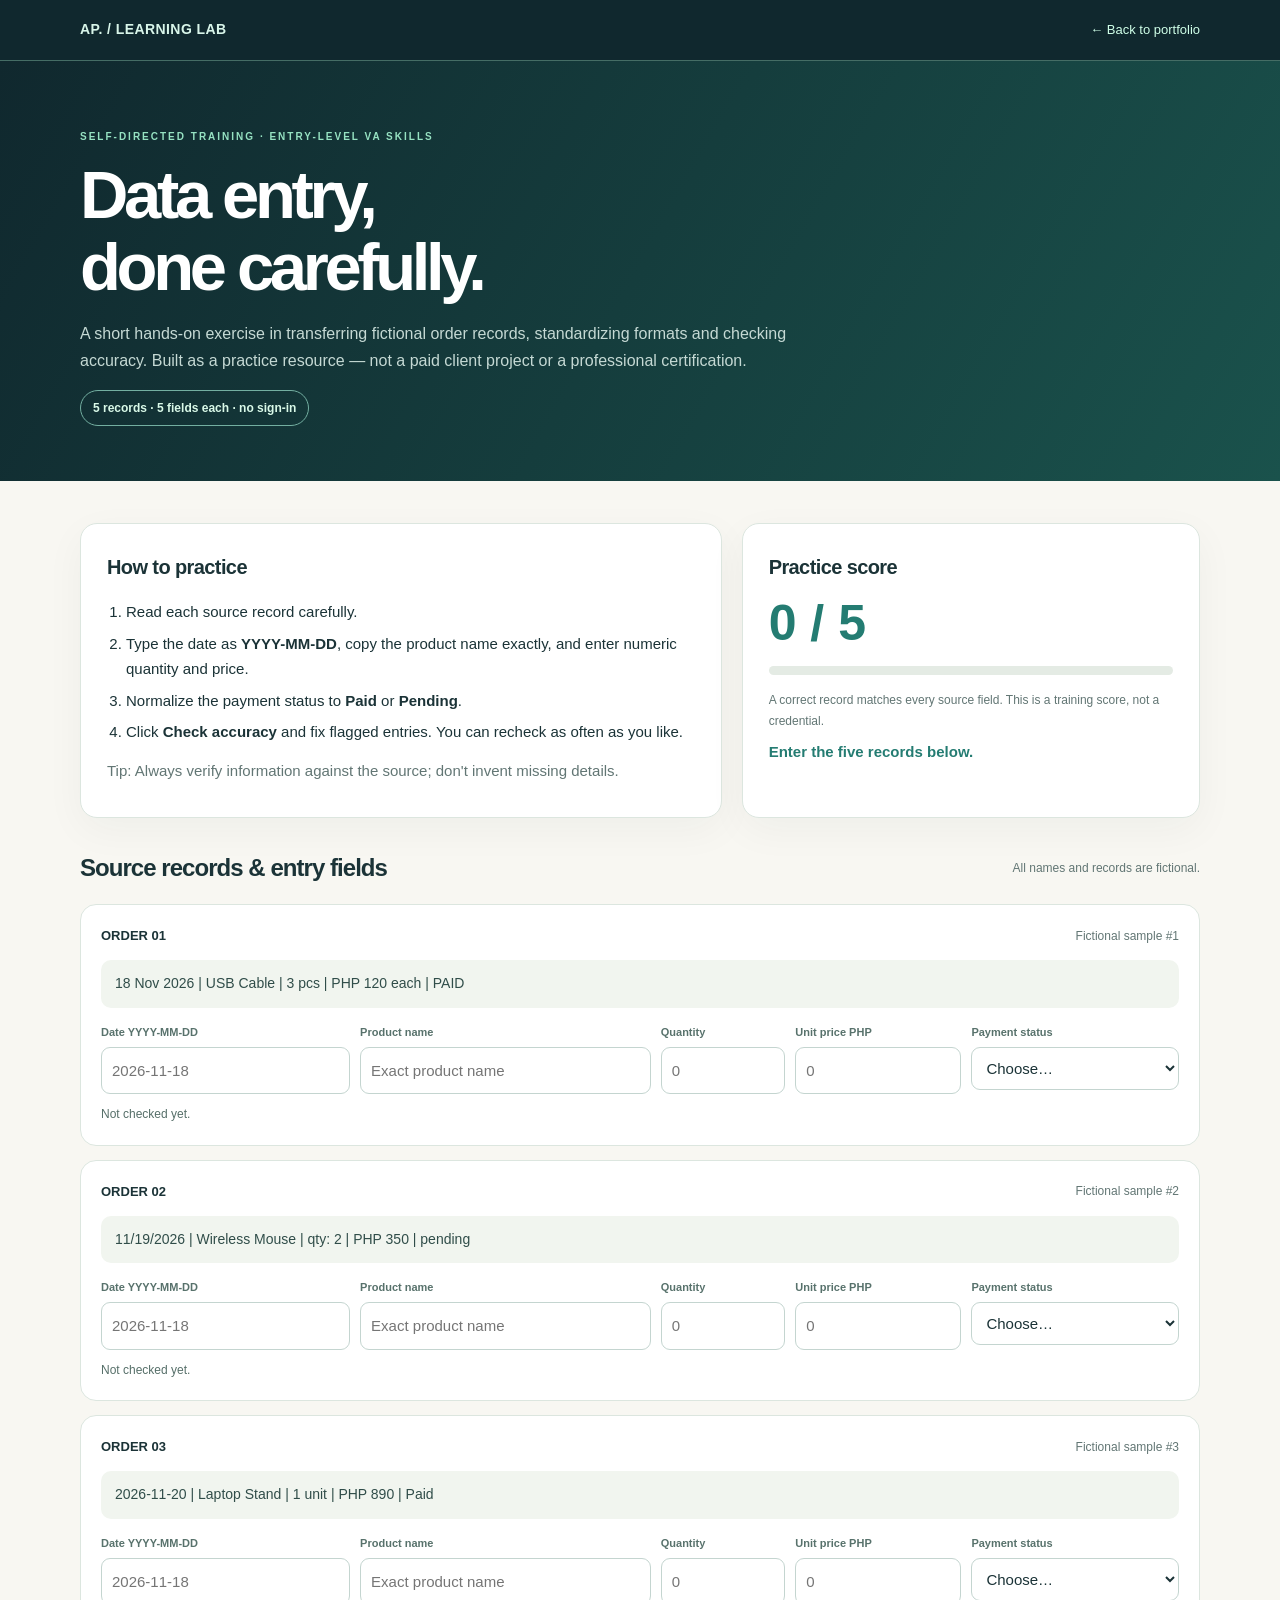
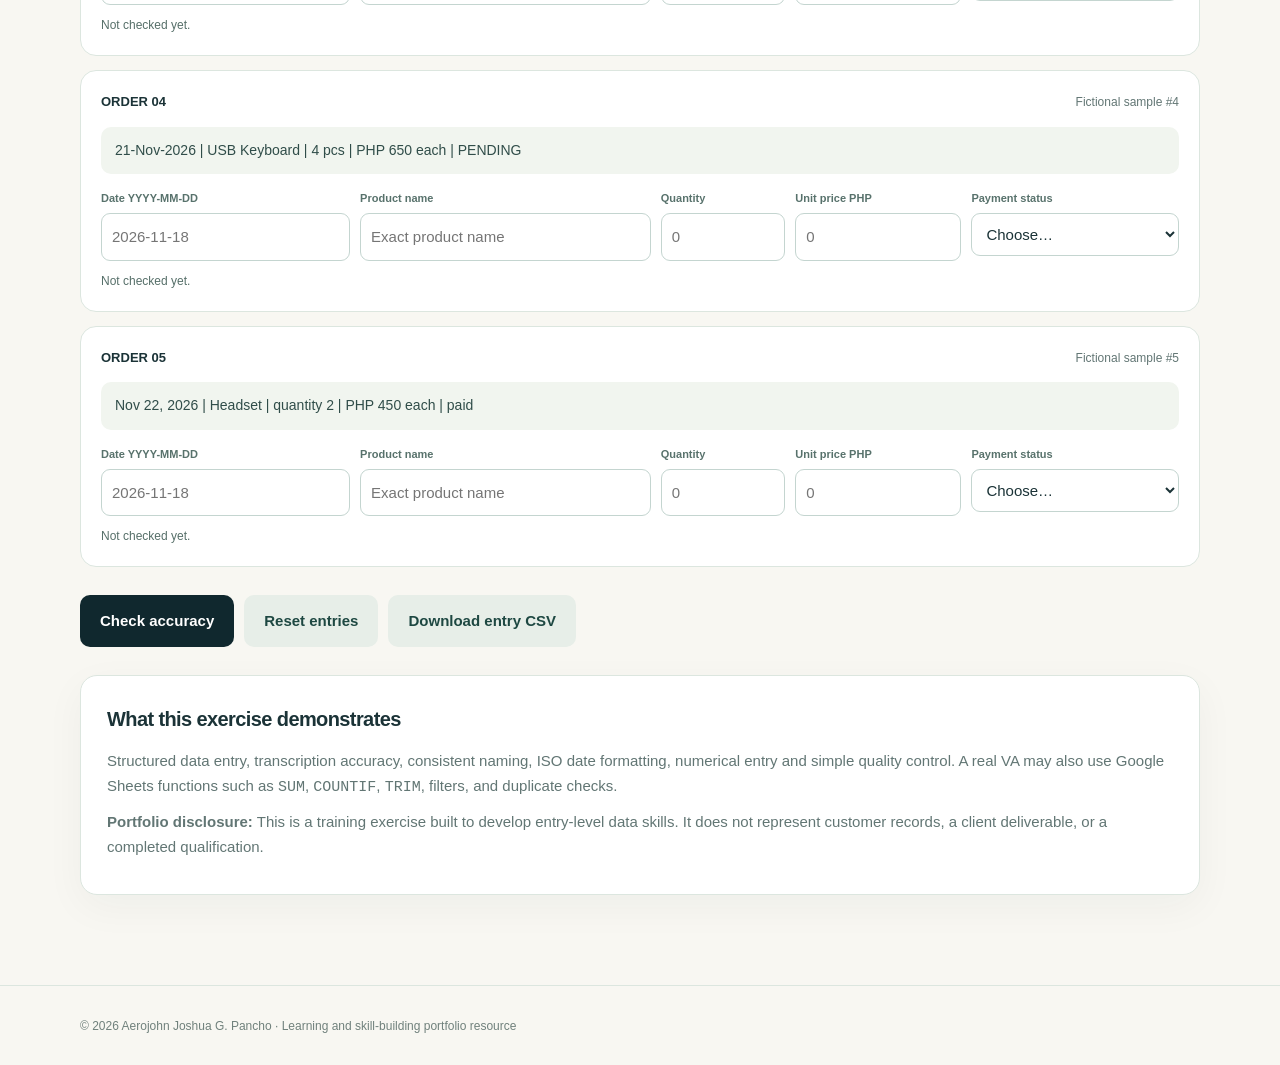
<file: data-entry-practice.html>
<!doctype html>
<html lang="en"><head><meta charset="utf-8"><meta name="viewport" content="width=device-width, initial-scale=1">
<title>Data Entry Practice Lab | Aerojohn Pancho</title>
<meta name="description" content="A beginner-friendly, self-directed data entry training lab with fictional records, spreadsheet formatting and quality checking.">
<style>
:root{--dark:#10282e;--sea:#247c72;--paper:#f8f7f2;--ink:#1b3337;--muted:#627674;--line:#dce6df;--mint:#d5f2e4}
*{box-sizing:border-box}body{margin:0;background:var(--paper);color:var(--ink);font:15px/1.7 Arial,Helvetica,sans-serif}a{color:inherit}button,input,select{font:inherit}button{cursor:pointer}.shell{width:min(1120px,calc(100% - 36px));margin:auto}
header{background:#10282e;color:#d8f5e9;border-bottom:1px solid #456d65}header .shell{display:flex;justify-content:space-between;align-items:center;padding:18px 0;gap:16px}header strong{font-size:14px;letter-spacing:.03em}header a{text-decoration:none;color:#cfffe8;font-size:13px}
.hero{padding:67px 0 55px;background:linear-gradient(120deg,#10282e,#1a524c);color:white}.eyebrow{text-transform:uppercase;letter-spacing:.20em;font-size:10px;font-weight:800;color:#96e2c2}.hero h1{font-size:clamp(38px,6vw,67px);letter-spacing:-.065em;line-height:1.08;margin:14px 0}.hero p{max-width:720px;color:#c5d9d4;font-size:16px}.pill{display:inline-block;border:1px solid #73afa1;padding:7px 12px;border-radius:100px;color:#d9f9e8;font-size:12px;font-weight:700}
main{padding:42px 0 90px}.intro{display:grid;grid-template-columns:1.4fr 1fr;gap:20px;margin-bottom:26px}.box{background:white;border:1px solid var(--line);border-radius:17px;padding:26px;box-shadow:0 12px 40px #13332d0b}.box h2{font-size:20px;letter-spacing:-.03em;margin:0 0 12px}.box p{color:var(--muted);margin:0 0 8px}.box ol{padding-left:19px;margin:8px 0 0}.box li{padding:3px 0}.score{font-size:50px;font-weight:800;color:var(--sea);line-height:1.1}.subtle{color:var(--muted);font-size:12px}.track{height:9px;background:#e4ebe4;border-radius:100px;margin:15px 0}.fill{background:var(--sea);height:100%;width:0%;border-radius:100px;transition:width .25s}
.sectionline{display:flex;align-items:center;justify-content:space-between;gap:16px;margin:30px 0 15px}.sectionline h2{margin:0;font-size:24px;letter-spacing:-.04em}.data{display:grid;gap:14px}.record{background:#fff;border-radius:16px;border:1px solid var(--line);padding:20px}.recordtop{display:flex;gap:12px;align-items:center;justify-content:space-between;flex-wrap:wrap;margin-bottom:13px}.recordtop strong{font-size:13px}.recordtop span{font-size:12px;color:var(--muted)}.raw{background:#f1f5ef;border-radius:10px;padding:12px 14px;margin-bottom:15px;font-size:14px;color:#304d49;overflow-wrap:anywhere}.fields{display:grid;grid-template-columns:1.2fr 1.4fr .6fr .8fr 1fr;gap:10px}.field label{display:block;font-size:11px;font-weight:700;color:#58726c;margin-bottom:5px}.field input,.field select{width:100%;background:#fff;border:1px solid #c4d5d0;padding:10px;border-radius:9px;min-height:43px;color:var(--ink)}.field input:focus,.field select:focus{outline:2px solid #79c7aa;outline-offset:1px}.feedback{font-size:12px;margin:10px 0 0;color:#566f69}.record[data-status=correct]{border-color:#74bc99}.record[data-status=review]{border-color:#e7b37a}
.actions{display:flex;gap:10px;flex-wrap:wrap;margin:28px 0}.btn{background:var(--dark);color:#fff;border:0;border-radius:10px;padding:13px 20px;font-weight:750}.btn.secondary{background:#e7eee8;color:#1e4842}.btn:hover{filter:brightness(1.15)}.message{font-weight:700;color:var(--sea);min-height:24px}
footer{border-top:1px solid var(--line);padding:30px 0;color:#70817c;font-size:12px}
@media(max-width:700px){.intro{grid-template-columns:1fr}.fields{grid-template-columns:repeat(2,minmax(0,1fr))}.hero{padding:43px 0}.box{padding:21px}}@media(max-width:420px){.fields{grid-template-columns:1fr 1fr}.fields .field:nth-child(2){grid-column:1/-1}}
</style></head>
<body><header><div class="shell"><strong>AP. / LEARNING LAB</strong><a href="./index.html#services">← Back to portfolio</a></div></header>
<section class="hero"><div class="shell"><div class="eyebrow">Self-directed training · Entry-level VA skills</div><h1>Data entry,<br>done carefully.</h1><p>A short hands-on exercise in transferring fictional order records, standardizing formats and checking accuracy. Built as a practice resource — not a paid client project or a professional certification.</p><span class="pill">5 records · 5 fields each · no sign-in</span></div></section>
<main class="shell"><div class="intro"><div class="box"><h2>How to practice</h2><ol><li>Read each source record carefully.</li><li>Type the date as <b>YYYY-MM-DD</b>, copy the product name exactly, and enter numeric quantity and price.</li><li>Normalize the payment status to <b>Paid</b> or <b>Pending</b>.</li><li>Click <b>Check accuracy</b> and fix flagged entries. You can recheck as often as you like.</li></ol><p style="margin-top:10px">Tip: Always verify information against the source; don't invent missing details.</p></div><div class="box"><h2>Practice score</h2><div class="score" id="score">0 / 5</div><div class="track"><div class="fill" id="fill"></div></div><p class="subtle">A correct record matches every source field. This is a training score, not a credential.</p><div id="summary" class="message" aria-live="polite">Enter the five records below.</div></div></div>
<div class="sectionline"><h2>Source records &amp; entry fields</h2><span class="subtle">All names and records are fictional.</span></div>
<div class="data" id="records"></div>
<div class="actions"><button type="button" class="btn" id="check">Check accuracy</button><button type="button" class="btn secondary" id="reset">Reset entries</button><button type="button" class="btn secondary" id="export">Download entry CSV</button></div>
<div class="box"><h2>What this exercise demonstrates</h2><p>Structured data entry, transcription accuracy, consistent naming, ISO date formatting, numerical entry and simple quality control. A real VA may also use Google Sheets functions such as <code>SUM</code>, <code>COUNTIF</code>, <code>TRIM</code>, filters, and duplicate checks.</p><p><b>Portfolio disclosure:</b> This is a training exercise built to develop entry-level data skills. It does not represent customer records, a client deliverable, or a completed qualification.</p></div></main>
<footer><div class="shell">© 2026 Aerojohn Joshua G. Pancho · Learning and skill-building portfolio resource</div></footer>
<script>
const rows=[
{id:"01",raw:"18 Nov 2026 | USB Cable | 3 pcs | PHP 120 each | PAID",date:"2026-11-18",item:"USB Cable",qty:"3",price:"120",status:"Paid"},
{id:"02",raw:"11/19/2026 | Wireless Mouse | qty: 2 | PHP 350 | pending",date:"2026-11-19",item:"Wireless Mouse",qty:"2",price:"350",status:"Pending"},
{id:"03",raw:"2026-11-20 | Laptop Stand | 1 unit | PHP 890 | Paid",date:"2026-11-20",item:"Laptop Stand",qty:"1",price:"890",status:"Paid"},
{id:"04",raw:"21-Nov-2026 | USB Keyboard | 4 pcs | PHP 650 each | PENDING",date:"2026-11-21",item:"USB Keyboard",qty:"4",price:"650",status:"Pending"},
{id:"05",raw:"Nov 22, 2026 | Headset | quantity 2 | PHP 450 each | paid",date:"2026-11-22",item:"Headset",qty:"2",price:"450",status:"Paid"}];
const root=document.getElementById("records");const clean=s=>String(s).trim();const escapeHTML=s=>String(s).replace(/[&<>"']/g,c=>({"&":"&amp;","<":"&lt;",">":"&gt;",'"':"&quot;","'":"&#39;"}[c]));
root.innerHTML=rows.map((r,i)=>'<article class="record" id="rec'+i+'"><div class="recordtop"><strong>ORDER '+r.id+'</strong><span>Fictional sample #'+(i+1)+'</span></div><div class="raw">'+escapeHTML(r.raw)+'</div><div class="fields">'+
'<div class="field"><label for="date'+i+'">Date YYYY-MM-DD</label><input id="date'+i+'" autocomplete="off" placeholder="2026-11-18" maxlength="10"></div>'+
'<div class="field"><label for="item'+i+'">Product name</label><input id="item'+i+'" autocomplete="off" placeholder="Exact product name"></div>'+
'<div class="field"><label for="qty'+i+'">Quantity</label><input id="qty'+i+'" inputmode="numeric" autocomplete="off" placeholder="0"></div>'+
'<div class="field"><label for="price'+i+'">Unit price PHP</label><input id="price'+i+'" inputmode="decimal" autocomplete="off" placeholder="0"></div>'+
'<div class="field"><label for="status'+i+'">Payment status</label><select id="status'+i+'"><option value="">Choose…</option><option>Paid</option><option>Pending</option></select></div></div><p class="feedback" id="feedback'+i+'" aria-live="polite">Not checked yet.</p></article>').join('');
function current(i){let d={};for(const k of ["date","item","qty","price","status"])d[k]=clean(document.getElementById(k+i).value);return d}
function correct(r,d){return Object.keys(d).every(k=>d[k]===r[k])}
function check(){let n=0;rows.forEach((r,i)=>{const d=current(i),good=correct(r,d),card=document.getElementById("rec"+i),fb=document.getElementById("feedback"+i);card.dataset.status=good?"correct":"review";fb.textContent=good?"✓ All fields match the source.":"Review "+Object.keys(d).filter(k=>d[k]!==r[k]).map(k=>({date:"date",item:"product name",qty:"quantity",price:"unit price",status:"payment status"}[k])).join(", ")+". Check source details and formatting.";if(good)n++});document.getElementById("score").textContent=n+" / 5";document.getElementById("fill").style.width=(n/5*100)+"%";document.getElementById("summary").textContent=n===5?"Well done! Five accurate entries.":"You have "+n+" fully accurate entries. Keep practicing."; }
document.getElementById("check").addEventListener("click",check);
document.getElementById("reset").addEventListener("click",()=>{root.querySelectorAll("input").forEach(el=>el.value="");root.querySelectorAll("select").forEach(el=>el.value="");root.querySelectorAll(".record").forEach(el=>el.removeAttribute("data-status"));root.querySelectorAll(".feedback").forEach(el=>el.textContent="Not checked yet.");document.getElementById("score").textContent="0 / 5";document.getElementById("fill").style.width="0%";document.getElementById("summary").textContent="Enter the five records below."});
document.getElementById("export").addEventListener("click",()=>{const headers=["Order ID","Date ISO","Product","Quantity","Unit Price PHP","Payment Status"];const data=rows.map((r,i)=>{const d=current(i);return [r.id,d.date,d.item,d.qty,d.price,d.status]});const csv=[headers,...data].map(row=>row.map(v=>'"'+String(v).replace(/"/g,'""')+'"').join(",")).join("\r\n");const blob=new Blob(["\uFEFF"+csv],{type:"text/csv;charset=utf-8"});const url=URL.createObjectURL(blob);const a=document.createElement("a");a.href=url;a.download="data-entry-practice.csv";document.body.appendChild(a);a.click();a.remove();URL.revokeObjectURL(url)});
</script></body></html>
</file>
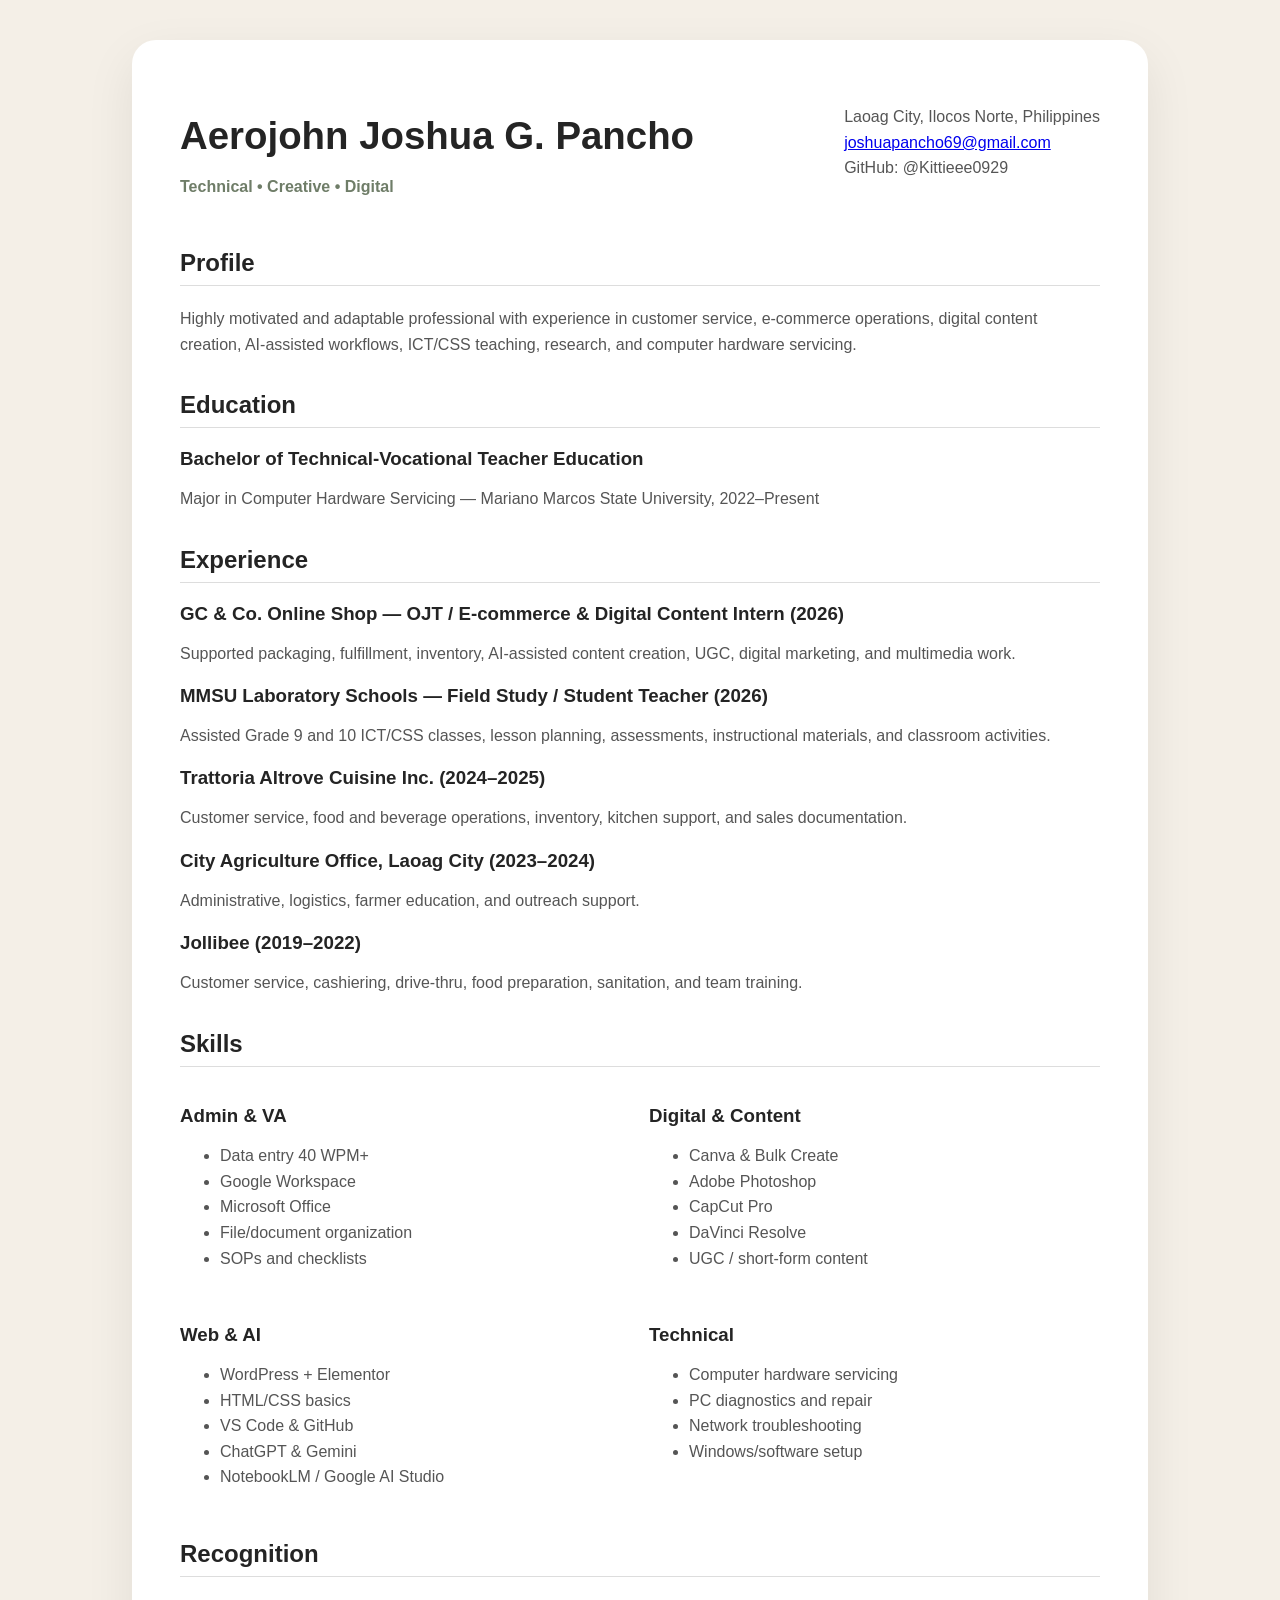
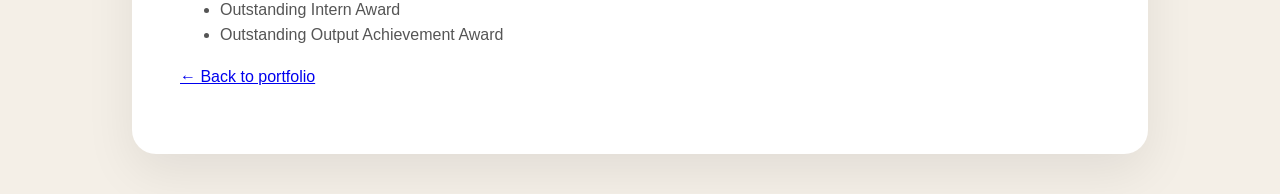
<file: resume.html>
<!DOCTYPE html><html lang="en"><head><meta charset="UTF-8"><meta name="viewport" content="width=device-width,initial-scale=1"><title>Aerojohn Joshua G. Pancho | Resume</title><style>body{font-family:Arial,sans-serif;background:#f4efe7;color:#242424;margin:0}.wrap{max-width:920px;margin:40px auto;background:#fff;padding:48px;border-radius:24px;box-shadow:0 18px 50px rgba(0,0,0,.08)}h1{font-size:2.4rem;margin-bottom:6px}h2{margin-top:34px;border-bottom:1px solid #ddd;padding-bottom:8px}h3{margin-bottom:4px}p,li{line-height:1.6;color:#555}.top{display:flex;justify-content:space-between;gap:20px;flex-wrap:wrap}.muted{color:#6f7d68;font-weight:700}.grid{display:grid;grid-template-columns:1fr 1fr;gap:18px}@media(max-width:700px){.wrap{margin:0;border-radius:0;padding:28px}.grid{grid-template-columns:1fr}}</style></head><body><main class="wrap"><div class="top"><div><h1>Aerojohn Joshua G. Pancho</h1><p class="muted">Technical • Creative • Digital</p></div><div><p>Laoag City, Ilocos Norte, Philippines<br><a href="mailto:joshuapancho69@gmail.com">joshuapancho69@gmail.com</a><br>GitHub: @Kittieee0929</p></div></div><h2>Profile</h2><p>Highly motivated and adaptable professional with experience in customer service, e-commerce operations, digital content creation, AI-assisted workflows, ICT/CSS teaching, research, and computer hardware servicing.</p><h2>Education</h2><h3>Bachelor of Technical-Vocational Teacher Education</h3><p>Major in Computer Hardware Servicing — Mariano Marcos State University, 2022–Present</p><h2>Experience</h2><h3>GC & Co. Online Shop — OJT / E-commerce & Digital Content Intern (2026)</h3><p>Supported packaging, fulfillment, inventory, AI-assisted content creation, UGC, digital marketing, and multimedia work.</p><h3>MMSU Laboratory Schools — Field Study / Student Teacher (2026)</h3><p>Assisted Grade 9 and 10 ICT/CSS classes, lesson planning, assessments, instructional materials, and classroom activities.</p><h3>Trattoria Altrove Cuisine Inc. (2024–2025)</h3><p>Customer service, food and beverage operations, inventory, kitchen support, and sales documentation.</p><h3>City Agriculture Office, Laoag City (2023–2024)</h3><p>Administrative, logistics, farmer education, and outreach support.</p><h3>Jollibee (2019–2022)</h3><p>Customer service, cashiering, drive-thru, food preparation, sanitation, and team training.</p><h2>Skills</h2><div class="grid"><div><h3>Admin & VA</h3><ul><li>Data entry 40 WPM+</li><li>Google Workspace</li><li>Microsoft Office</li><li>File/document organization</li><li>SOPs and checklists</li></ul></div><div><h3>Digital & Content</h3><ul><li>Canva & Bulk Create</li><li>Adobe Photoshop</li><li>CapCut Pro</li><li>DaVinci Resolve</li><li>UGC / short-form content</li></ul></div><div><h3>Web & AI</h3><ul><li>WordPress + Elementor</li><li>HTML/CSS basics</li><li>VS Code & GitHub</li><li>ChatGPT & Gemini</li><li>NotebookLM / Google AI Studio</li></ul></div><div><h3>Technical</h3><ul><li>Computer hardware servicing</li><li>PC diagnostics and repair</li><li>Network troubleshooting</li><li>Windows/software setup</li></ul></div></div><h2>Recognition</h2><ul><li>Outstanding Intern Award</li><li>Outstanding Output Achievement Award</li></ul><p><a href="index.html">← Back to portfolio</a></p></main></body></html>
</file>
